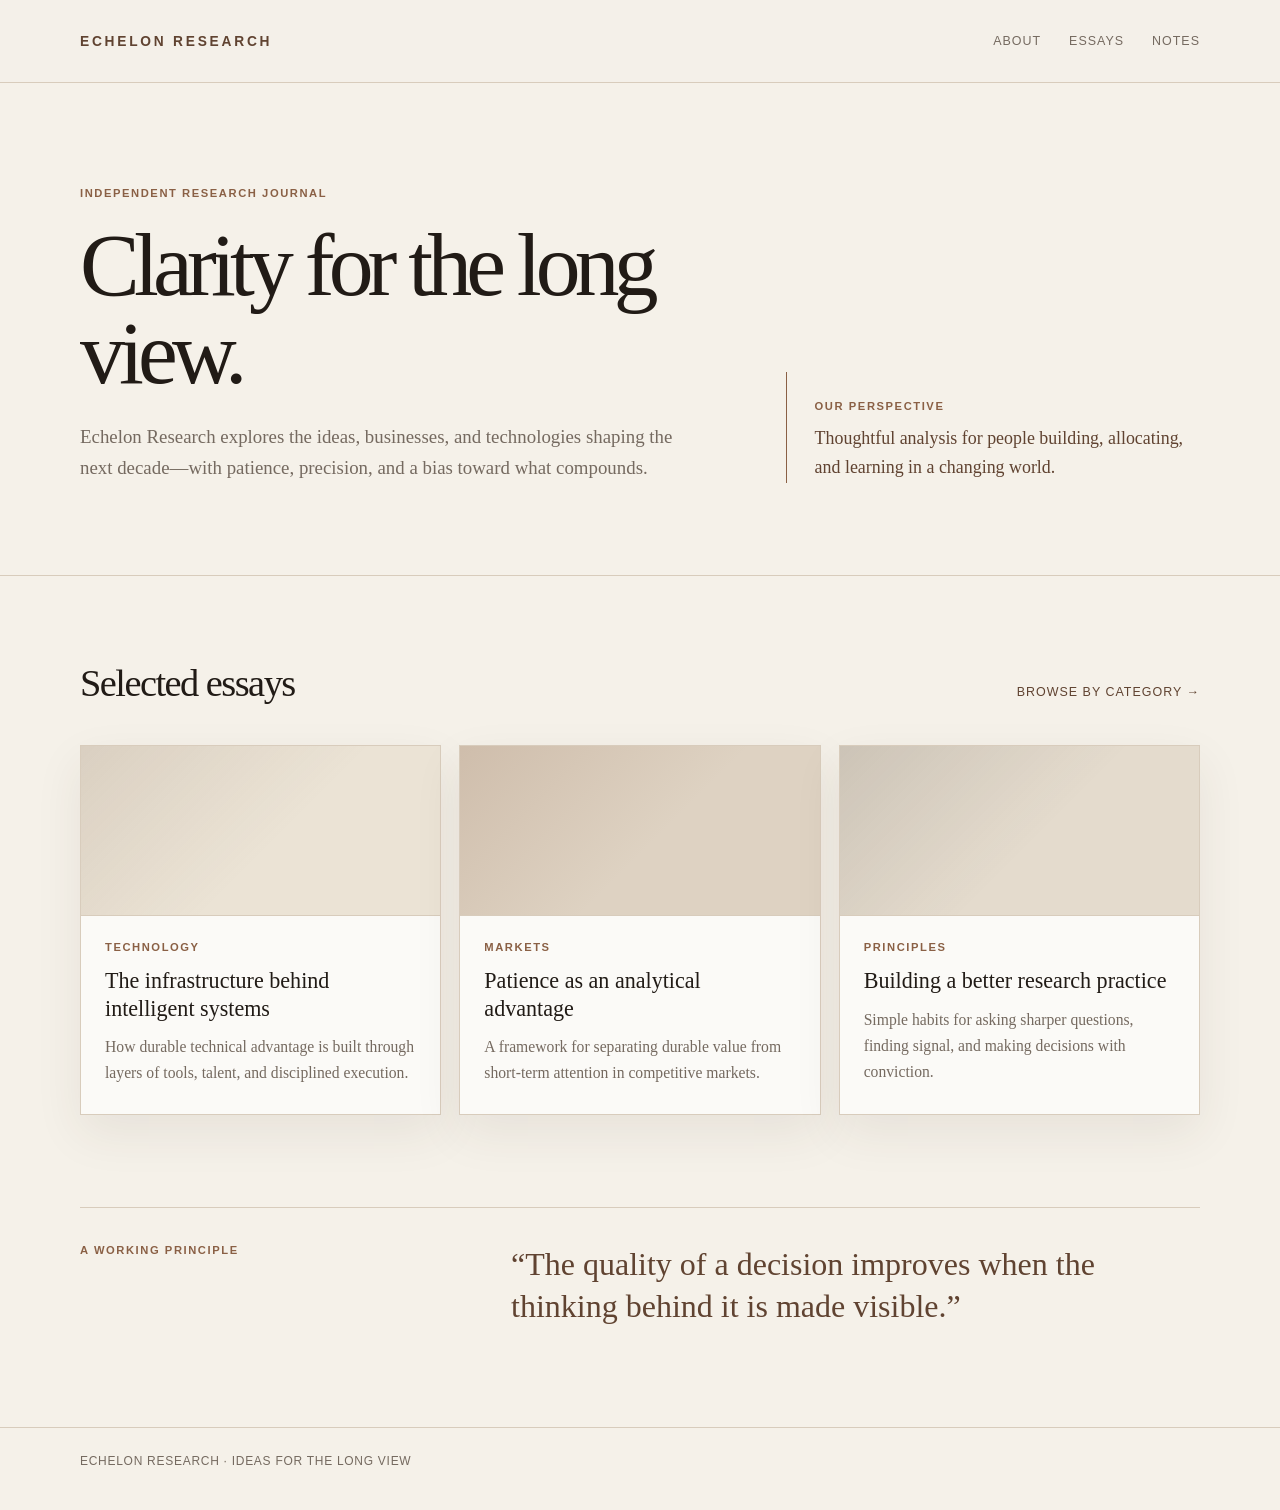
<file: index.html>
<!doctype html>
<html lang="en">
  <head>
    <meta charset="utf-8">
    <meta name="viewport" content="width=device-width, initial-scale=1">
    <meta name="description" content="Echelon Research — clear thinking on markets, technology, and long-term value.">
    <title>Echelon Research</title>
    <link rel="stylesheet" href="assets/css/styles.css">
  </head>
  <body>
    <header class="site-header">
      <div class="container nav">
        <a class="brand" href="index.html">ECHELON RESEARCH</a>
        <nav class="nav-links" aria-label="Main navigation">
          <a href="#about">About</a>
          <a href="#essays">Essays</a>
          <a href="#notes">Notes</a>
        </nav>
      </div>
    </header>

    <section class="hero" id="about">
      <div class="container hero-grid">
        <div>
          <div class="kicker">Independent research journal</div>
          <h1>Clarity for the long view.</h1>
          <p class="lead">Echelon Research explores the ideas, businesses, and technologies shaping the next decade—with patience, precision, and a bias toward what compounds.</p>
        </div>
        <aside class="hero-note">
          <div class="meta">Our perspective</div>
          <p>Thoughtful analysis for people building, allocating, and learning in a changing world.</p>
        </aside>
      </div>
    </section>

    <main class="container">
      <section id="essays">
        <div class="section-heading">
          <h2>Selected essays</h2>
          <a class="text-link" href="categories/technology.html">Browse by category →</a>
        </div>
        <div class="posts-grid">
          <article class="post-card">
            <a href="essays/infrastructure-behind-intelligent-systems.html">
              <div class="post-thumb"></div>
              <div class="post-content">
                <div class="tag">Technology</div>
                <h3>The infrastructure behind intelligent systems</h3>
                <p>How durable technical advantage is built through layers of tools, talent, and disciplined execution.</p>
              </div>
            </a>
          </article>
          <article class="post-card">
            <a href="categories/markets.html">
              <div class="post-thumb"></div>
              <div class="post-content">
                <div class="tag">Markets</div>
                <h3>Patience as an analytical advantage</h3>
                <p>A framework for separating durable value from short-term attention in competitive markets.</p>
              </div>
            </a>
          </article>
          <article class="post-card">
            <a href="categories/principles.html">
              <div class="post-thumb"></div>
              <div class="post-content">
                <div class="tag">Principles</div>
                <h3>Building a better research practice</h3>
                <p>Simple habits for asking sharper questions, finding signal, and making decisions with conviction.</p>
              </div>
            </a>
          </article>
        </div>
      </section>

      <section class="manifesto" id="notes">
        <div class="meta">A working principle</div>
        <p>“The quality of a decision improves when the thinking behind it is made visible.”</p>
      </section>
    </main>

    <footer><div class="container">Echelon Research · Ideas for the long view</div></footer>
  </body>
</html>
</file>
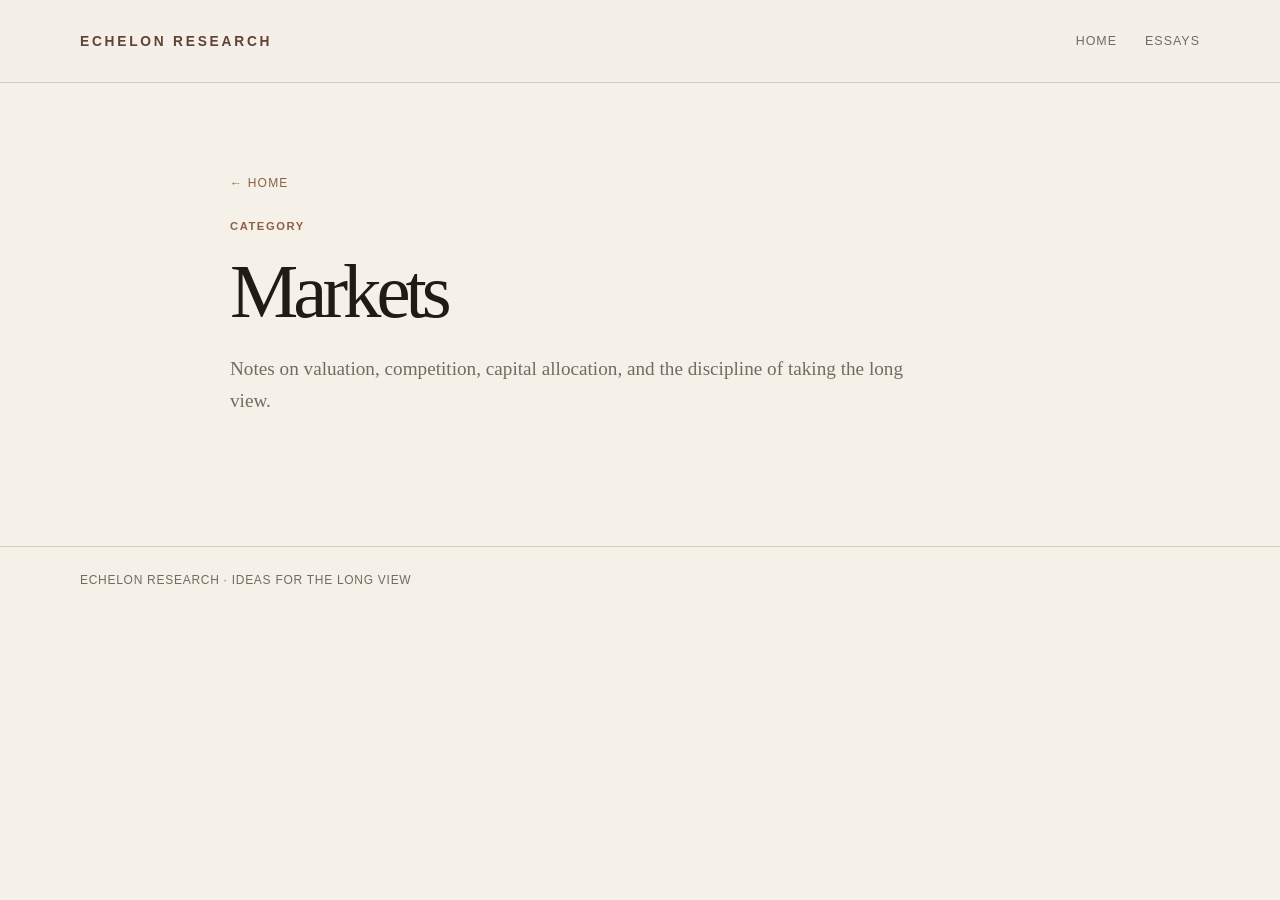
<file: categories/markets.html>
<!doctype html>
<html lang="en"><head><meta charset="utf-8"><meta name="viewport" content="width=device-width, initial-scale=1"><title>Markets · Echelon Research</title><link rel="stylesheet" href="../assets/css/styles.css"></head>
<body><header class="site-header"><div class="container nav"><a class="brand" href="../index.html">ECHELON RESEARCH</a><nav class="nav-links"><a href="../index.html">Home</a><a href="../index.html#essays">Essays</a></nav></div></header><main class="article-shell"><a class="back-link" href="../index.html">← Home</a><div class="kicker">Category</div><h1>Markets</h1><p class="article-intro">Notes on valuation, competition, capital allocation, and the discipline of taking the long view.</p></main><footer><div class="container">Echelon Research · Ideas for the long view</div></footer></body></html>
</file>
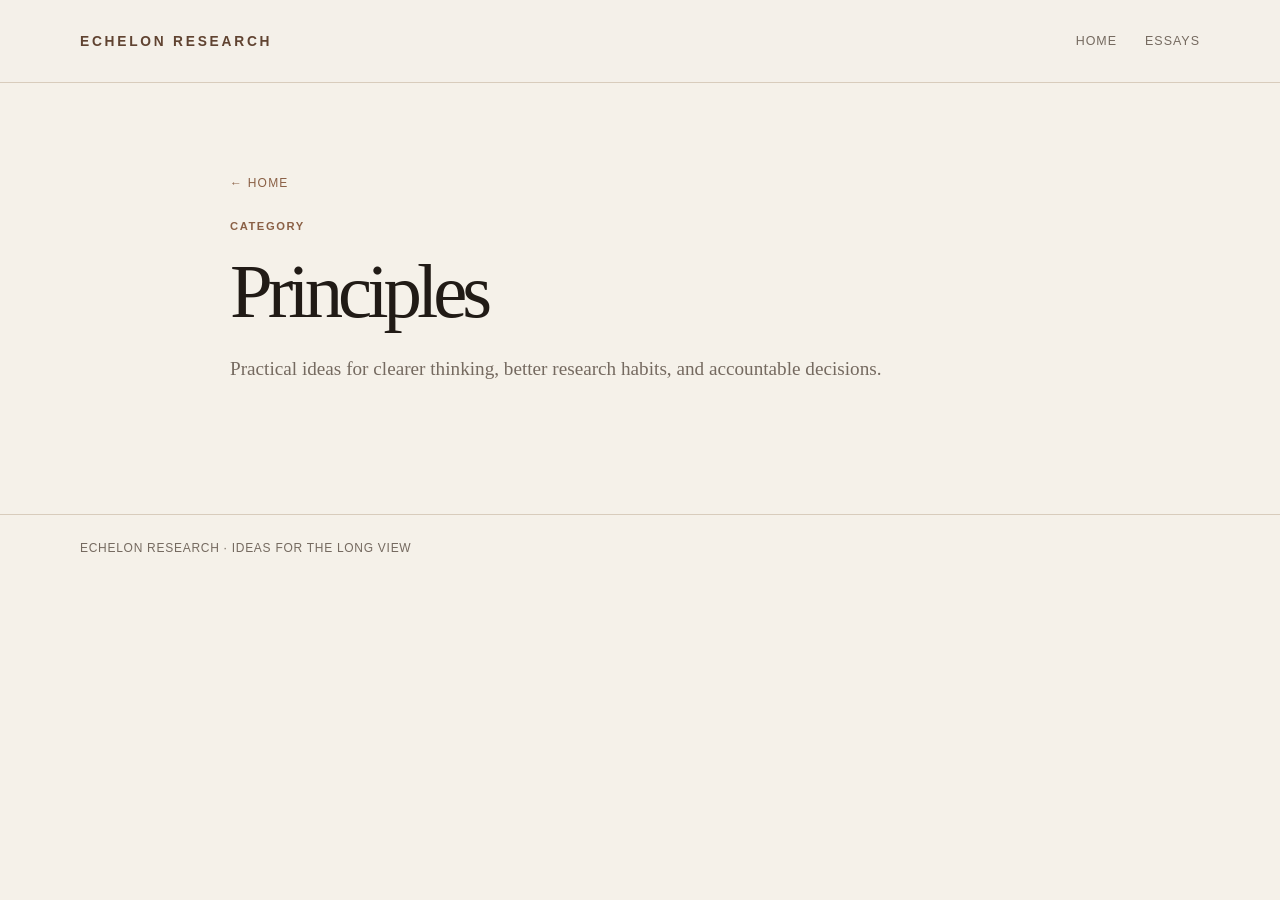
<file: categories/principles.html>
<!doctype html>
<html lang="en"><head><meta charset="utf-8"><meta name="viewport" content="width=device-width, initial-scale=1"><title>Principles · Echelon Research</title><link rel="stylesheet" href="../assets/css/styles.css"></head>
<body><header class="site-header"><div class="container nav"><a class="brand" href="../index.html">ECHELON RESEARCH</a><nav class="nav-links"><a href="../index.html">Home</a><a href="../index.html#essays">Essays</a></nav></div></header><main class="article-shell"><a class="back-link" href="../index.html">← Home</a><div class="kicker">Category</div><h1>Principles</h1><p class="article-intro">Practical ideas for clearer thinking, better research habits, and accountable decisions.</p></main><footer><div class="container">Echelon Research · Ideas for the long view</div></footer></body></html>
</file>
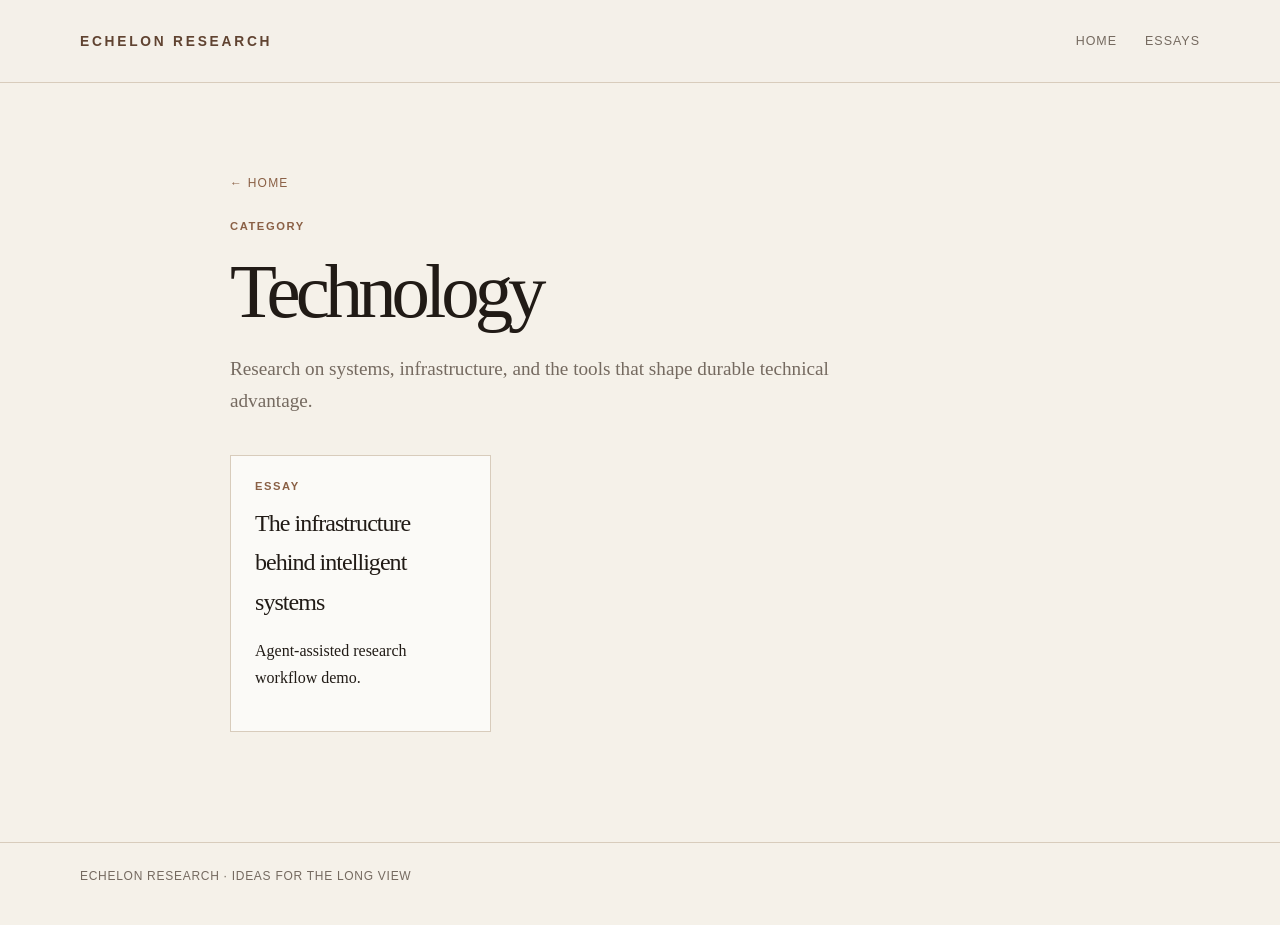
<file: categories/technology.html>
<!doctype html>
<html lang="en"><head><meta charset="utf-8"><meta name="viewport" content="width=device-width, initial-scale=1"><title>Technology · Echelon Research</title><link rel="stylesheet" href="../assets/css/styles.css"></head>
<body><header class="site-header"><div class="container nav"><a class="brand" href="../index.html">ECHELON RESEARCH</a><nav class="nav-links"><a href="../index.html">Home</a><a href="../index.html#essays">Essays</a></nav></div></header><main class="article-shell"><a class="back-link" href="../index.html">← Home</a><div class="kicker">Category</div><h1>Technology</h1><p class="article-intro">Research on systems, infrastructure, and the tools that shape durable technical advantage.</p><div class="category-list"><a class="category-card" href="../essays/infrastructure-behind-intelligent-systems.html"><div class="tag">Essay</div><h2>The infrastructure behind intelligent systems</h2><p>Agent-assisted research workflow demo.</p></a></div></main><footer><div class="container">Echelon Research · Ideas for the long view</div></footer></body></html>
</file>
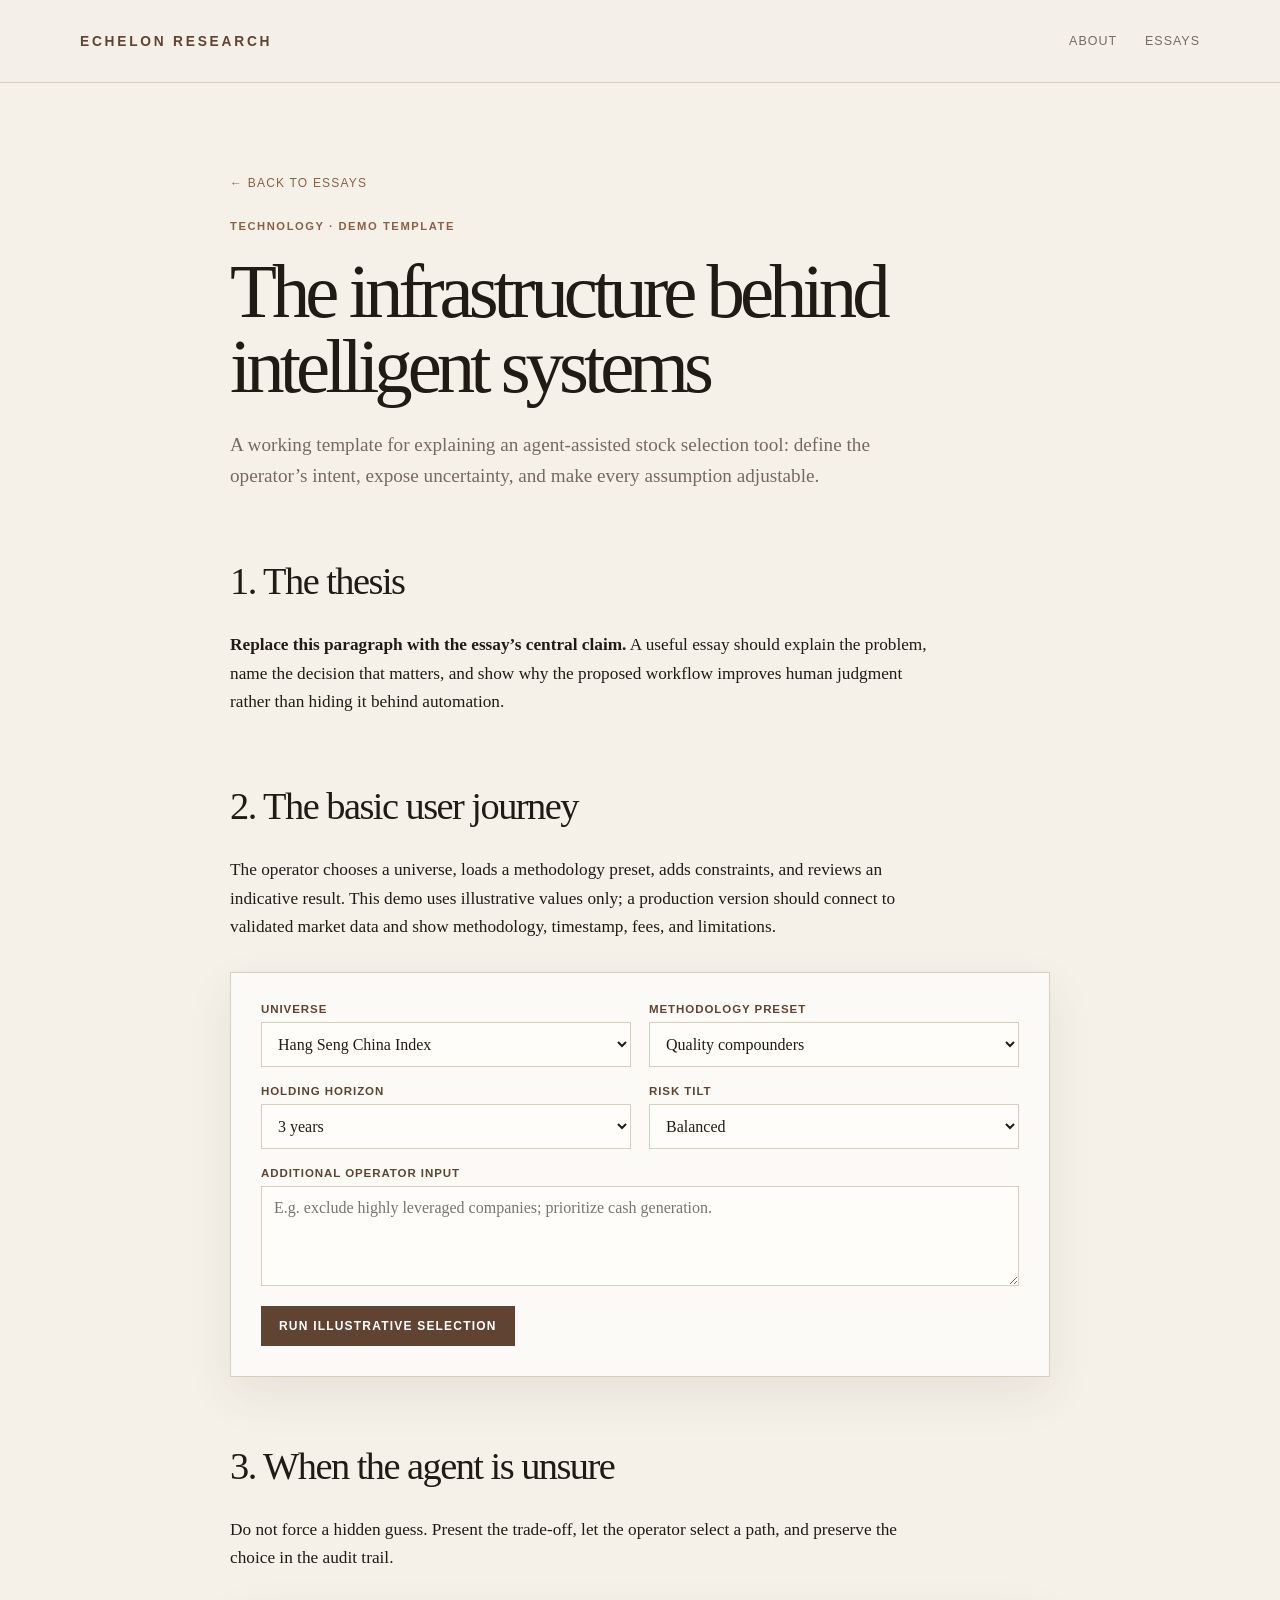
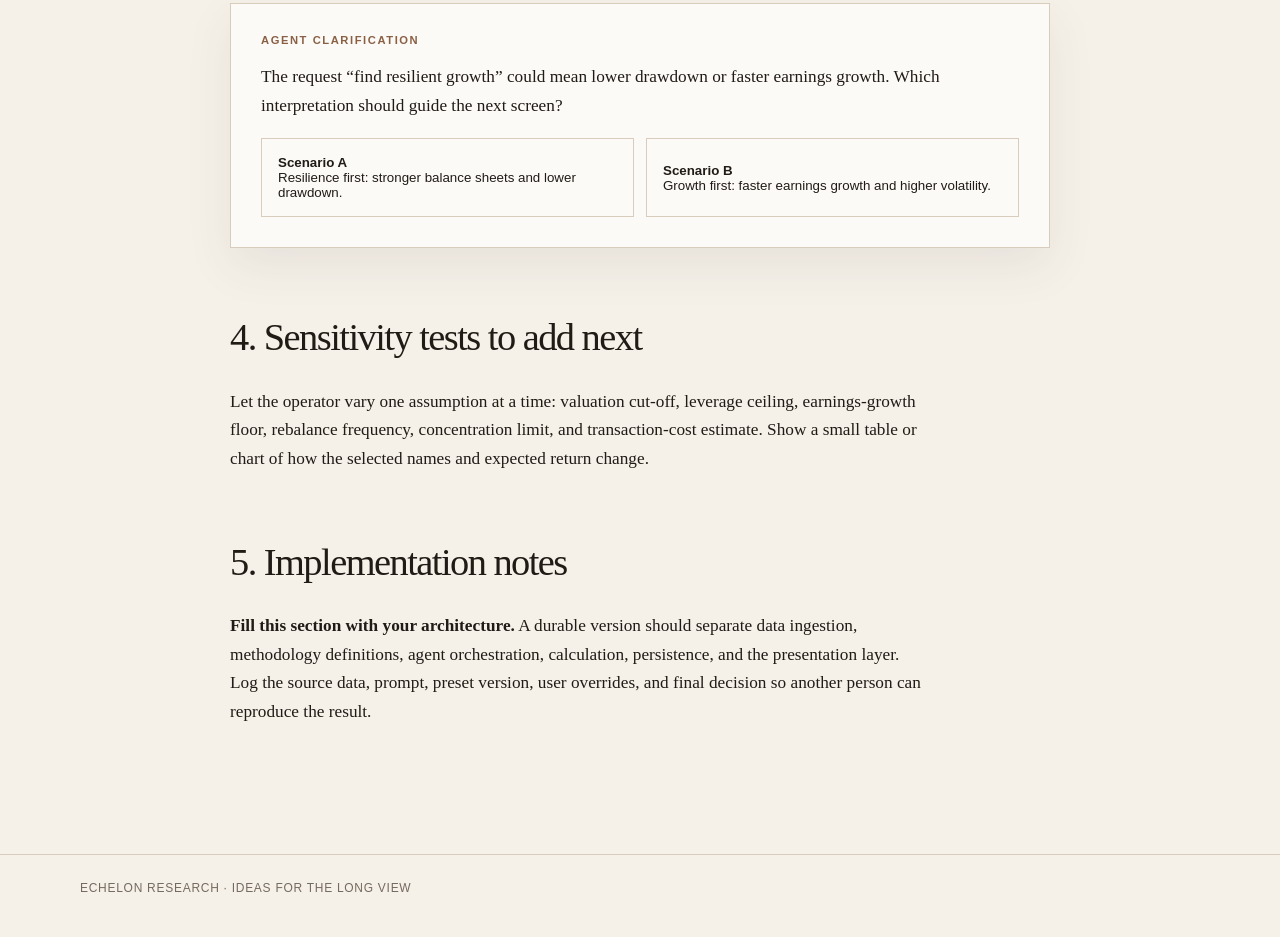
<file: essays/infrastructure-behind-intelligent-systems.html>
<!doctype html>
<html lang="en">
  <head>
    <meta charset="utf-8">
    <meta name="viewport" content="width=device-width, initial-scale=1">
    <title>The infrastructure behind intelligent systems · Echelon Research</title>
    <link rel="stylesheet" href="../assets/css/styles.css">
  </head>
  <body>
    <header class="site-header"><div class="container nav"><a class="brand" href="../index.html">ECHELON RESEARCH</a><nav class="nav-links"><a href="../index.html#about">About</a><a href="../index.html#essays">Essays</a></nav></div></header>
    <main class="article-shell">
      <a class="back-link" href="../index.html#essays">← Back to essays</a>
      <div class="kicker">Technology · Demo template</div>
      <h1>The infrastructure behind intelligent systems</h1>
      <p class="article-intro">A working template for explaining an agent-assisted stock selection tool: define the operator’s intent, expose uncertainty, and make every assumption adjustable.</p>

      <section class="article-section">
        <h2>1. The thesis</h2>
        <p><strong>Replace this paragraph with the essay’s central claim.</strong> A useful essay should explain the problem, name the decision that matters, and show why the proposed workflow improves human judgment rather than hiding it behind automation.</p>
      </section>

      <section class="article-section">
        <h2>2. The basic user journey</h2>
        <p>The operator chooses a universe, loads a methodology preset, adds constraints, and reviews an indicative result. This demo uses illustrative values only; a production version should connect to validated market data and show methodology, timestamp, fees, and limitations.</p>
        <div class="demo-panel">
          <form id="selection-form">
            <div class="demo-grid">
              <div class="field"><label for="universe">Universe</label><select id="universe" name="universe"><option>Hang Seng China Index</option><option>MSCI China</option><option>Custom watchlist</option></select></div>
              <div class="field"><label for="methodology">Methodology preset</label><select id="methodology" name="methodology"><option value="quality">Quality compounders</option><option value="value">Value recovery</option><option value="momentum">Earnings momentum</option></select></div>
              <div class="field"><label for="horizon">Holding horizon</label><select id="horizon" name="horizon"><option value="1">1 year</option><option value="3" selected>3 years</option><option value="5">5 years</option></select></div>
              <div class="field"><label for="tilt">Risk tilt</label><select id="tilt" name="tilt"><option value="conservative">Conservative</option><option value="balanced" selected>Balanced</option><option value="opportunistic">Opportunistic</option></select></div>
              <div class="field field-wide"><label for="comments">Additional operator input</label><textarea id="comments" name="comments" placeholder="E.g. exclude highly leveraged companies; prioritize cash generation."></textarea></div>
            </div>
            <button class="demo-button" type="submit">Run illustrative selection</button>
          </form>
          <div class="demo-result" id="demo-result" hidden>
            <div class="meta">Illustrative output · not investment advice</div>
            <div class="result-grid"><div><div class="meta">Method</div><div class="result-value" data-result="method"></div></div><div><div class="meta">3-year annualized return</div><div class="result-value" data-result="return"></div></div><div><div class="meta">Risk profile</div><div class="result-value" data-result="risk"></div></div></div>
          </div>
        </div>
      </section>

      <section class="article-section">
        <h2>3. When the agent is unsure</h2>
        <p>Do not force a hidden guess. Present the trade-off, let the operator select a path, and preserve the choice in the audit trail.</p>
        <div class="demo-panel">
          <div class="meta">Agent clarification</div>
          <p id="scenario">The request “find resilient growth” could mean lower drawdown or faster earnings growth. Which interpretation should guide the next screen?</p>
          <div class="choice-row"><button class="choice" type="button" data-scenario="a"><strong>Scenario A</strong><br>Resilience first: stronger balance sheets and lower drawdown.</button><button class="choice" type="button" data-scenario="b"><strong>Scenario B</strong><br>Growth first: faster earnings growth and higher volatility.</button></div>
        </div>
      </section>

      <section class="article-section">
        <h2>4. Sensitivity tests to add next</h2>
        <p>Let the operator vary one assumption at a time: valuation cut-off, leverage ceiling, earnings-growth floor, rebalance frequency, concentration limit, and transaction-cost estimate. Show a small table or chart of how the selected names and expected return change.</p>
      </section>

      <section class="article-section">
        <h2>5. Implementation notes</h2>
        <p><strong>Fill this section with your architecture.</strong> A durable version should separate data ingestion, methodology definitions, agent orchestration, calculation, persistence, and the presentation layer. Log the source data, prompt, preset version, user overrides, and final decision so another person can reproduce the result.</p>
      </section>
    </main>
    <footer><div class="container">Echelon Research · Ideas for the long view</div></footer>
    <script src="../assets/js/selection-demo.js"></script>
  </body>
</html>
</file>
<file: assets/css/styles.css>
:root {
  --paper: #f5f1e9;
  --paper-deep: #ebe3d5;
  --ink: #211b16;
  --brown: #604331;
  --coffee: #8a6045;
  --muted: #756a60;
  --line: #d8ccbc;
  --white: #fbfaf7;
  --shadow: 0 18px 45px rgba(69, 47, 32, 0.08);
}

* { box-sizing: border-box; }
html { scroll-behavior: smooth; }
body { margin: 0; background: var(--paper); color: var(--ink); font-family: Georgia, "Times New Roman", serif; line-height: 1.65; }
a { color: inherit; text-decoration: none; }
.container { width: min(1120px, calc(100% - 48px)); margin: 0 auto; }
.site-header { border-bottom: 1px solid var(--line); background: rgba(245, 241, 233, 0.95); }
.nav { display: flex; align-items: center; justify-content: space-between; min-height: 82px; }
.brand { color: var(--brown); font: 700 0.86rem Arial, sans-serif; letter-spacing: 0.2em; }
.nav-links { display: flex; gap: 28px; color: var(--muted); font: 0.78rem Arial, sans-serif; letter-spacing: 0.08em; text-transform: uppercase; }
.nav-links a:hover, .text-link:hover { color: var(--coffee); }
.hero { padding: 104px 0 92px; border-bottom: 1px solid var(--line); }
.hero-grid { display: grid; grid-template-columns: minmax(0, 1.2fr) minmax(300px, 0.8fr); gap: 84px; align-items: end; }
.kicker, .meta, .tag { color: var(--coffee); font: 700 0.7rem Arial, sans-serif; letter-spacing: 0.14em; text-transform: uppercase; }
h1 { max-width: 760px; margin: 22px 0 24px; font-size: clamp(3rem, 7vw, 6.2rem); font-weight: 400; letter-spacing: -0.065em; line-height: 0.98; }
.lead { max-width: 630px; margin: 0; color: var(--muted); font-size: 1.18rem; }
.hero-note { padding: 28px 0 0 28px; border-left: 1px solid var(--coffee); }
.hero-note p { margin: 12px 0 0; color: var(--brown); font-size: 1.12rem; }
main { padding: 76px 0 100px; }
.section-heading { display: flex; align-items: baseline; justify-content: space-between; gap: 20px; margin-bottom: 30px; }
h2 { margin: 0; font-size: clamp(1.8rem, 3vw, 2.7rem); font-weight: 400; letter-spacing: -0.04em; }
.text-link { color: var(--brown); font: 0.78rem Arial, sans-serif; letter-spacing: 0.08em; text-transform: uppercase; }
.posts-grid { display: grid; grid-template-columns: repeat(3, 1fr); gap: 18px; }
.post-card { background: var(--white); border: 1px solid var(--line); box-shadow: var(--shadow); transition: transform 180ms ease, box-shadow 180ms ease; }
.post-card:hover { transform: translateY(-4px); box-shadow: 0 22px 50px rgba(69, 47, 32, 0.14); }
.post-thumb { height: 170px; border-bottom: 1px solid var(--line); background: linear-gradient(135deg, rgba(96, 67, 49, 0.12), transparent 55%), var(--paper-deep); }
.post-card:nth-child(2) .post-thumb { background: linear-gradient(135deg, rgba(138, 96, 69, 0.18), transparent 55%), #ded2c2; }
.post-card:nth-child(3) .post-thumb { background: linear-gradient(135deg, rgba(33, 27, 22, 0.12), transparent 55%), #e4dbcd; }
.post-content { padding: 25px 24px 28px; }
.post-card h3 { margin: 14px 0 12px; font-size: 1.38rem; font-weight: 400; line-height: 1.25; }
.post-card p { margin: 0; color: var(--muted); font-size: 0.98rem; }
.manifesto { display: grid; grid-template-columns: 0.7fr 1.3fr; gap: 60px; margin-top: 92px; padding-top: 36px; border-top: 1px solid var(--line); }
.manifesto p { max-width: 650px; margin: 0; color: var(--brown); font-size: clamp(1.35rem, 2.5vw, 2rem); line-height: 1.3; }
.article-shell { max-width: 820px; margin: 0 auto; padding: 86px 0 110px; }
.article-shell h1 { max-width: 820px; font-size: clamp(2.8rem, 6vw, 5.3rem); }
.article-intro { max-width: 680px; color: var(--muted); font-size: 1.2rem; }
.article-section { margin-top: 58px; }
.article-section h2 { margin-bottom: 18px; }
.article-section p { max-width: 700px; font-size: 1.08rem; }
.back-link { display: inline-block; margin-bottom: 30px; color: var(--coffee); font: 0.75rem Arial, sans-serif; letter-spacing: 0.1em; text-transform: uppercase; }
.demo-panel { margin-top: 30px; padding: 30px; background: var(--white); border: 1px solid var(--line); box-shadow: var(--shadow); }
.demo-grid { display: grid; grid-template-columns: repeat(2, 1fr); gap: 18px; }
.field { display: flex; flex-direction: column; gap: 7px; }
.field label { color: var(--brown); font: 700 0.72rem Arial, sans-serif; letter-spacing: 0.08em; text-transform: uppercase; }
.field select, .field input, .field textarea { width: 100%; padding: 12px; border: 1px solid var(--line); background: #fffdfa; color: var(--ink); font: 1rem Georgia, serif; }
.field textarea { min-height: 100px; resize: vertical; }
.field-wide { grid-column: 1 / -1; }
.demo-button { margin-top: 20px; padding: 13px 18px; border: 0; background: var(--brown); color: white; cursor: pointer; font: 700 0.75rem Arial, sans-serif; letter-spacing: 0.1em; text-transform: uppercase; }
.demo-result { margin-top: 24px; padding-top: 22px; border-top: 1px solid var(--line); }
.result-grid { display: grid; grid-template-columns: repeat(3, 1fr); gap: 14px; margin-top: 14px; }
.result-value { color: var(--brown); font-size: 1.7rem; }
.choice-row { display: grid; grid-template-columns: 1fr 1fr; gap: 12px; margin-top: 18px; }
.choice { padding: 16px; border: 1px solid var(--line); background: transparent; color: var(--ink); text-align: left; cursor: pointer; }
.choice:hover, .choice.is-selected { border-color: var(--coffee); background: var(--paper-deep); }
.category-list { display: grid; grid-template-columns: repeat(3, 1fr); gap: 18px; margin-top: 38px; }
.category-card { padding: 24px; background: var(--white); border: 1px solid var(--line); }
.category-card h2 { margin: 12px 0; font-size: 1.5rem; }
footer { padding: 26px 0 42px; border-top: 1px solid var(--line); color: var(--muted); font: 0.75rem Arial, sans-serif; letter-spacing: 0.06em; text-transform: uppercase; }
@media (max-width: 780px) {
  .container { width: min(100% - 32px, 600px); }
  .nav { min-height: 72px; }
  .nav-links { gap: 14px; }
  .hero { padding: 72px 0 64px; }
  .hero-grid, .manifesto, .demo-grid, .category-list { grid-template-columns: 1fr; gap: 34px; }
  .posts-grid { grid-template-columns: 1fr; }
  .hero-note { padding-top: 20px; }
  .field-wide { grid-column: auto; }
  .result-grid, .choice-row { grid-template-columns: 1fr; }
}
</file>
